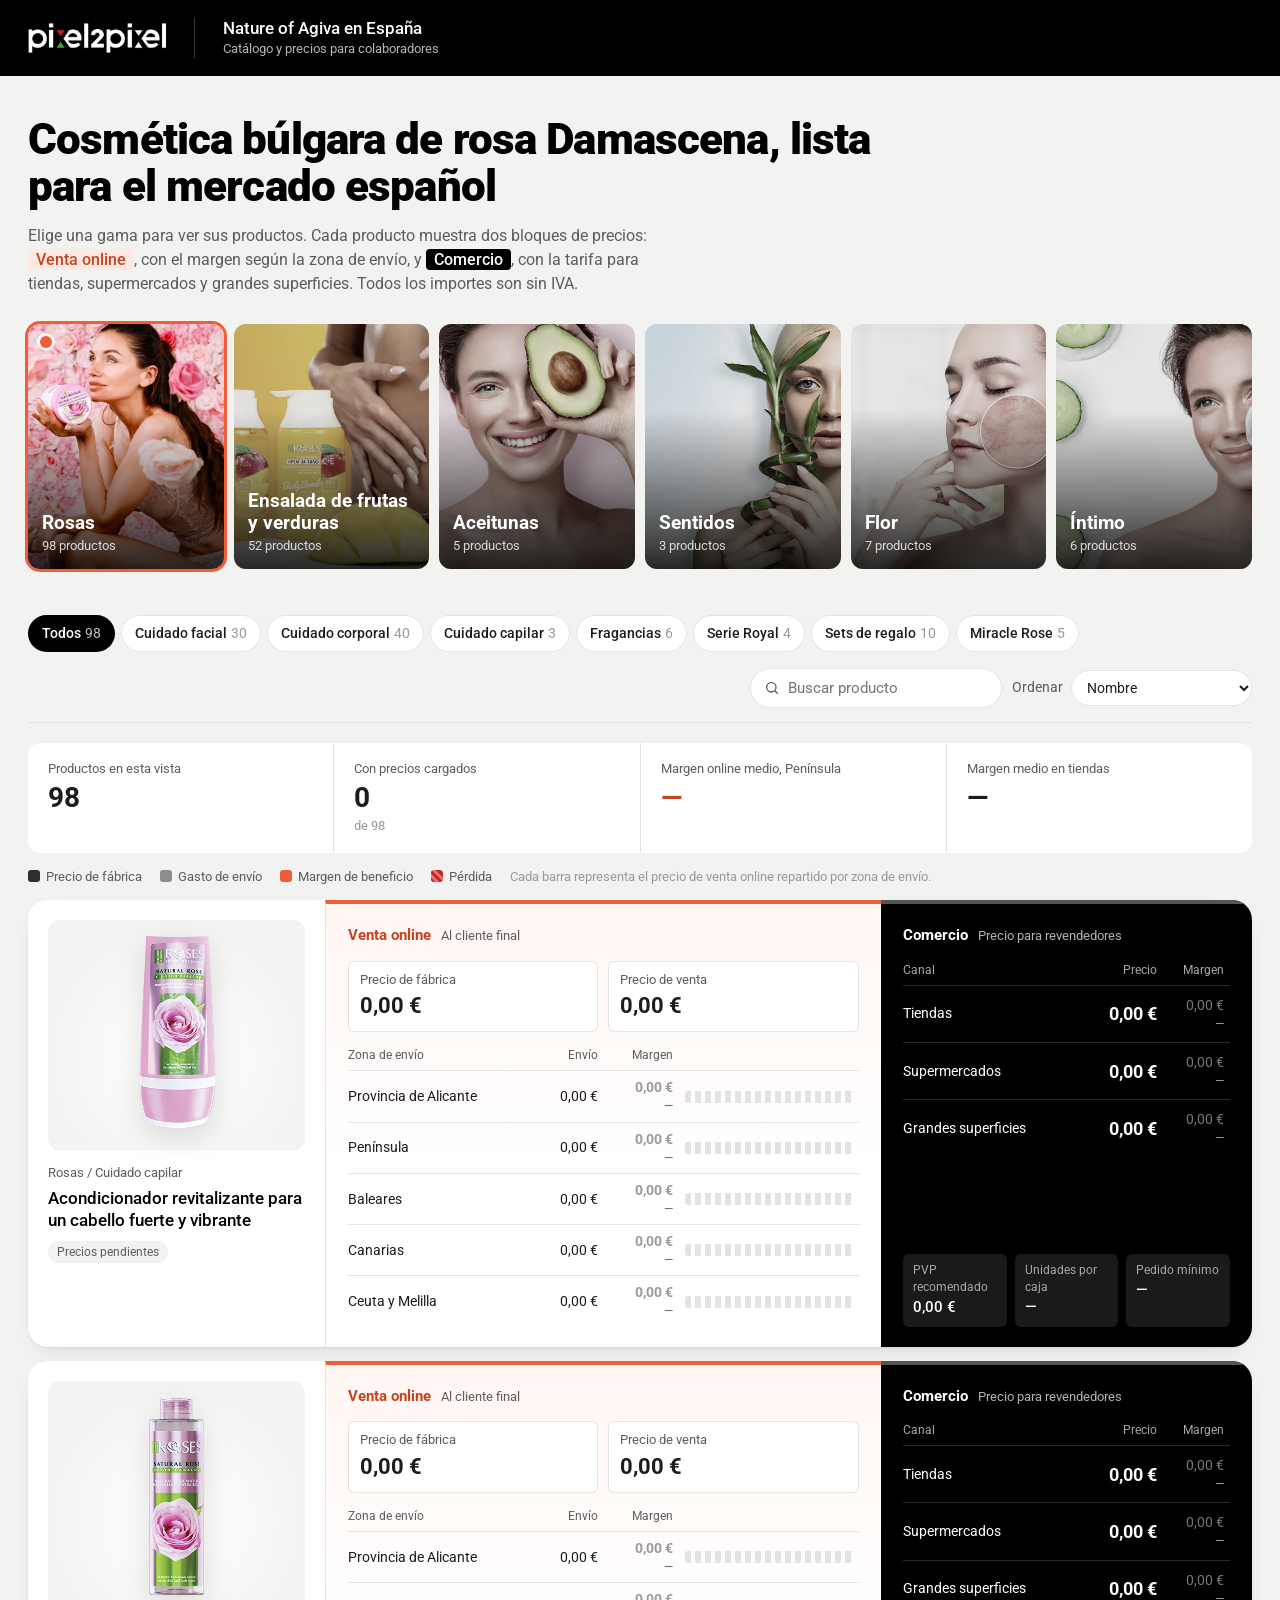
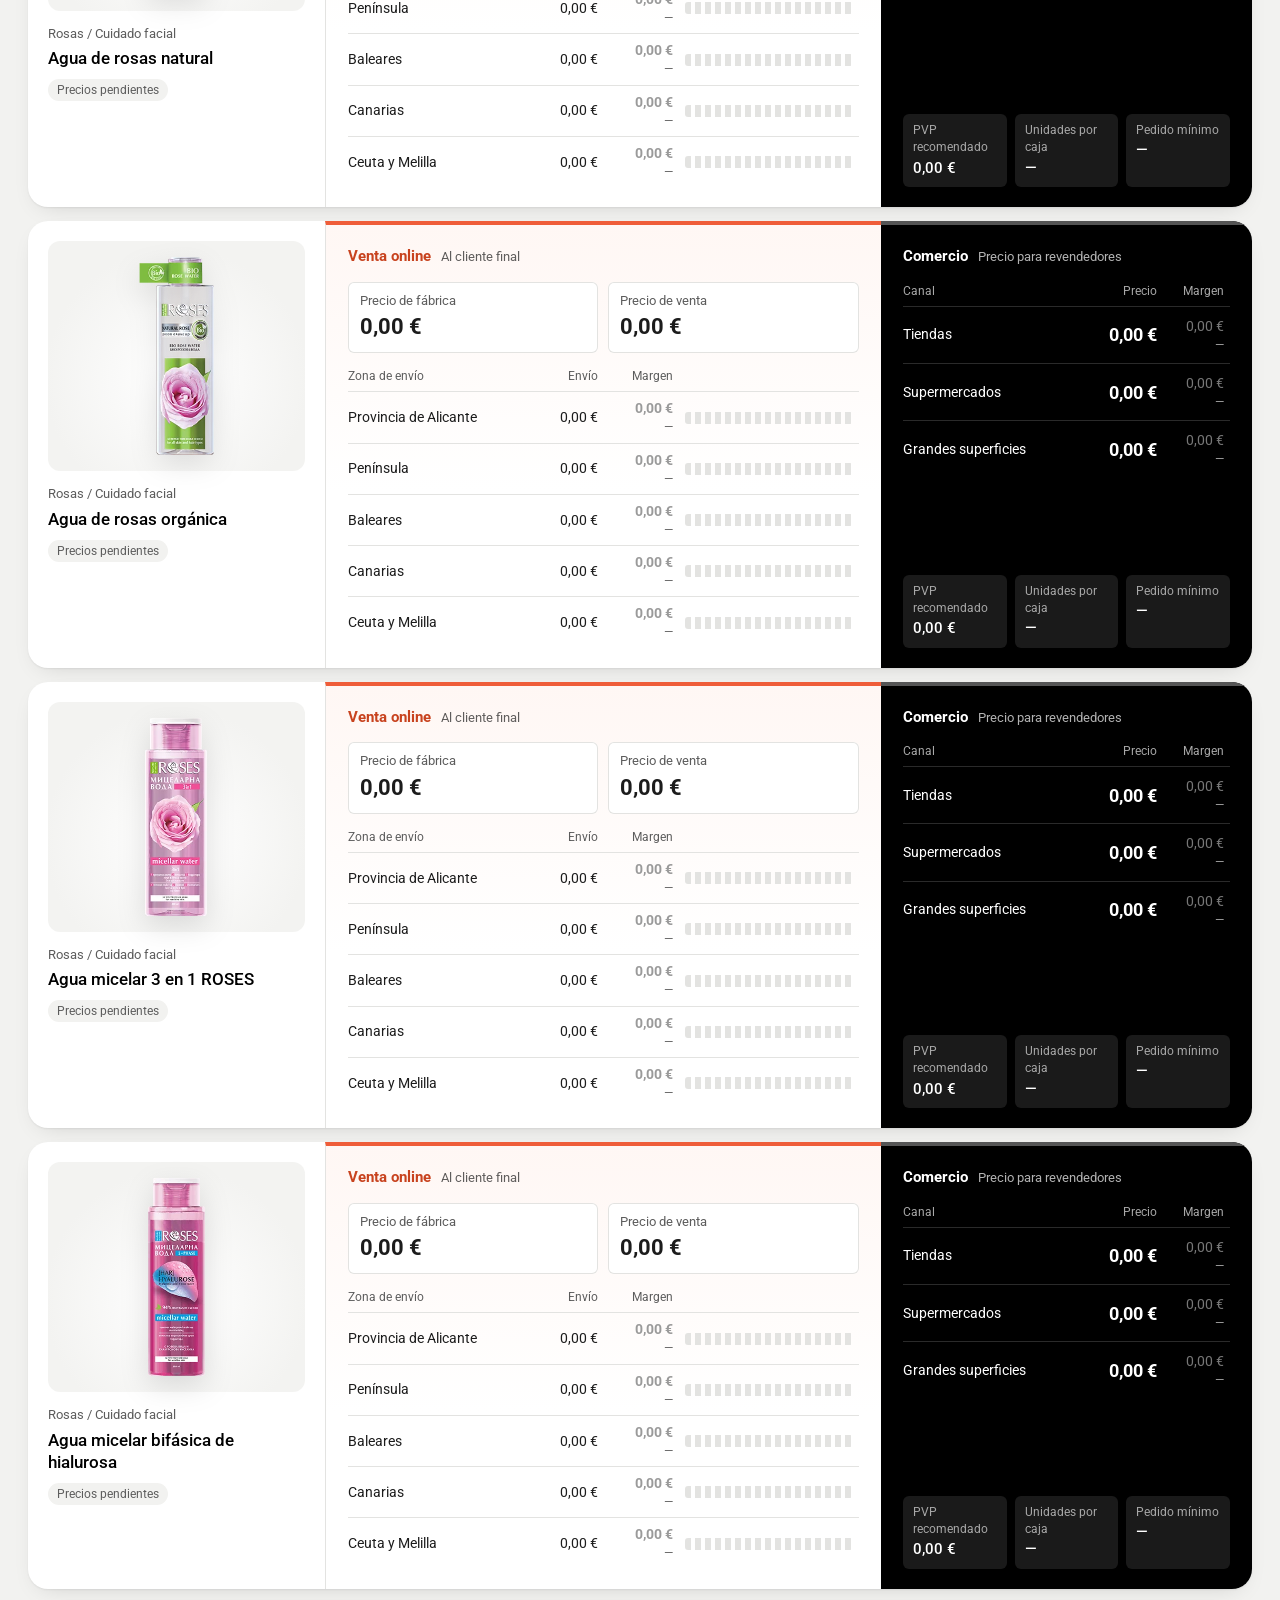
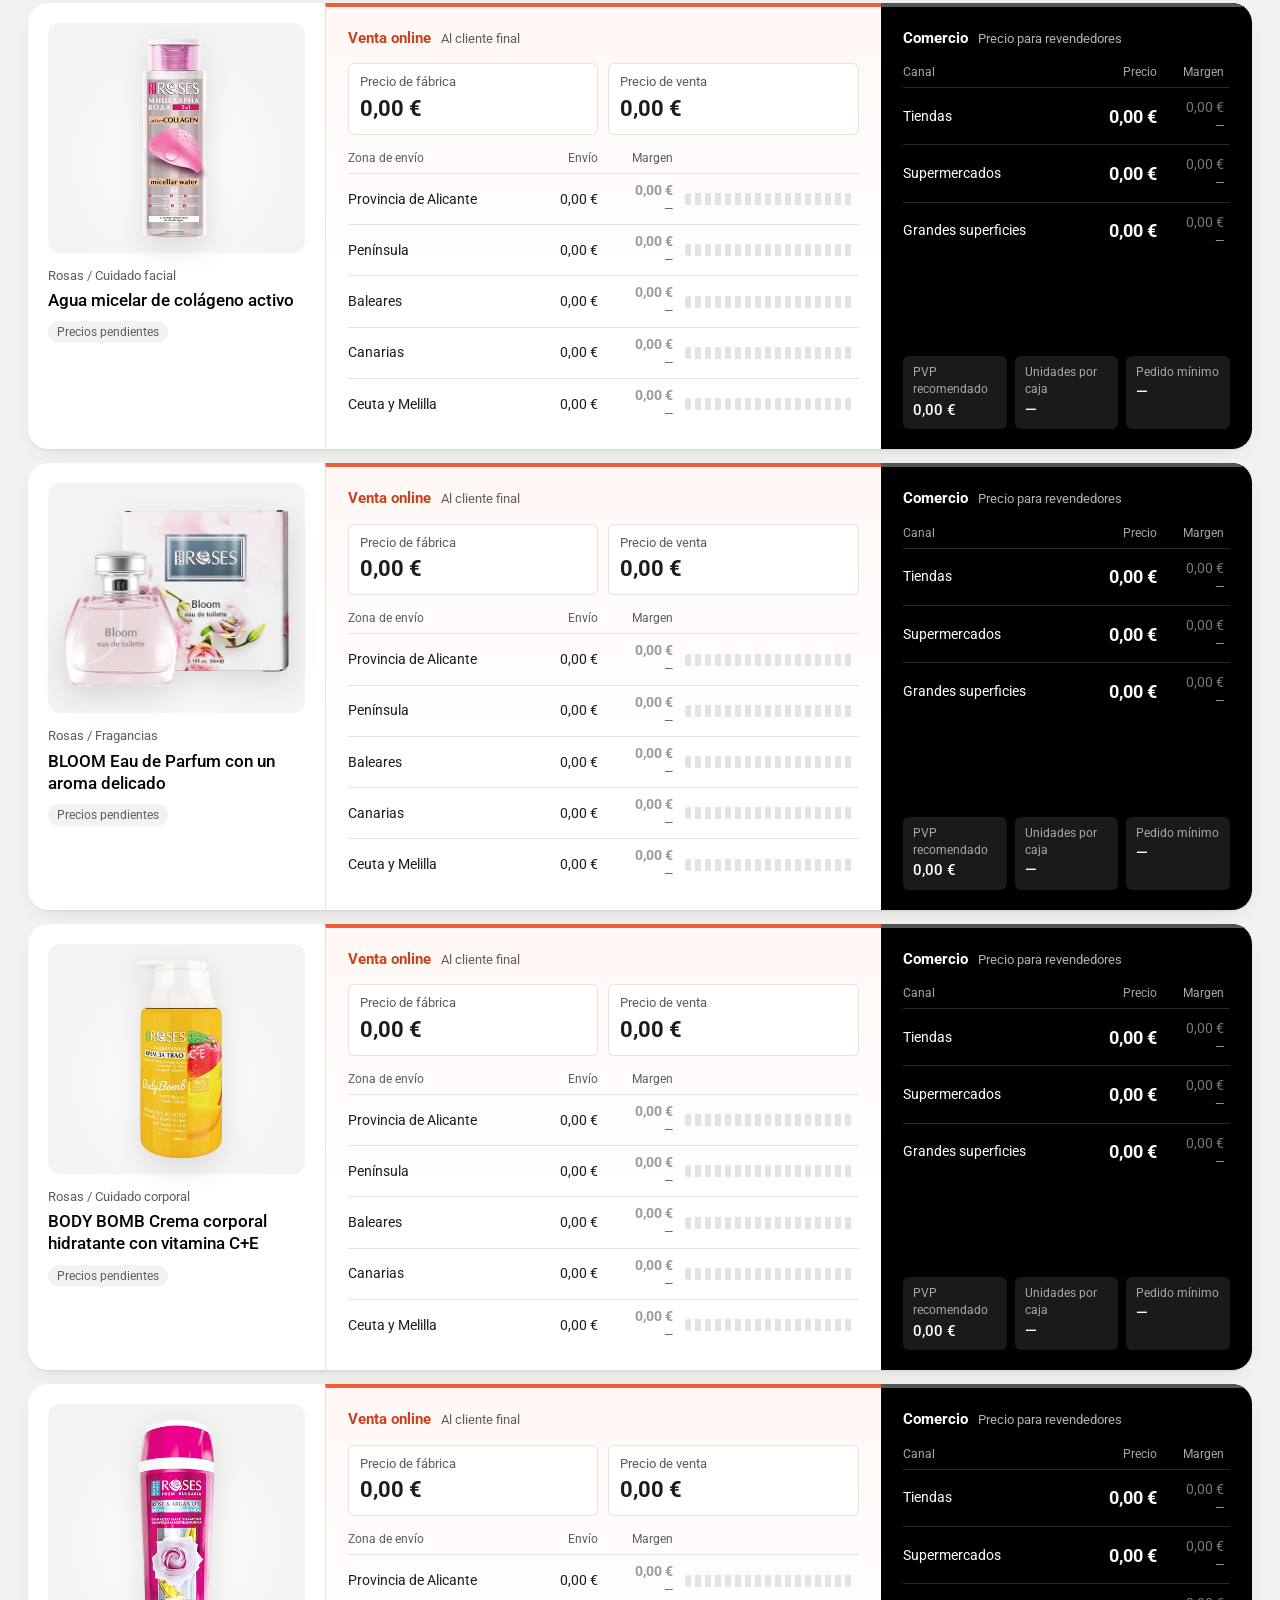
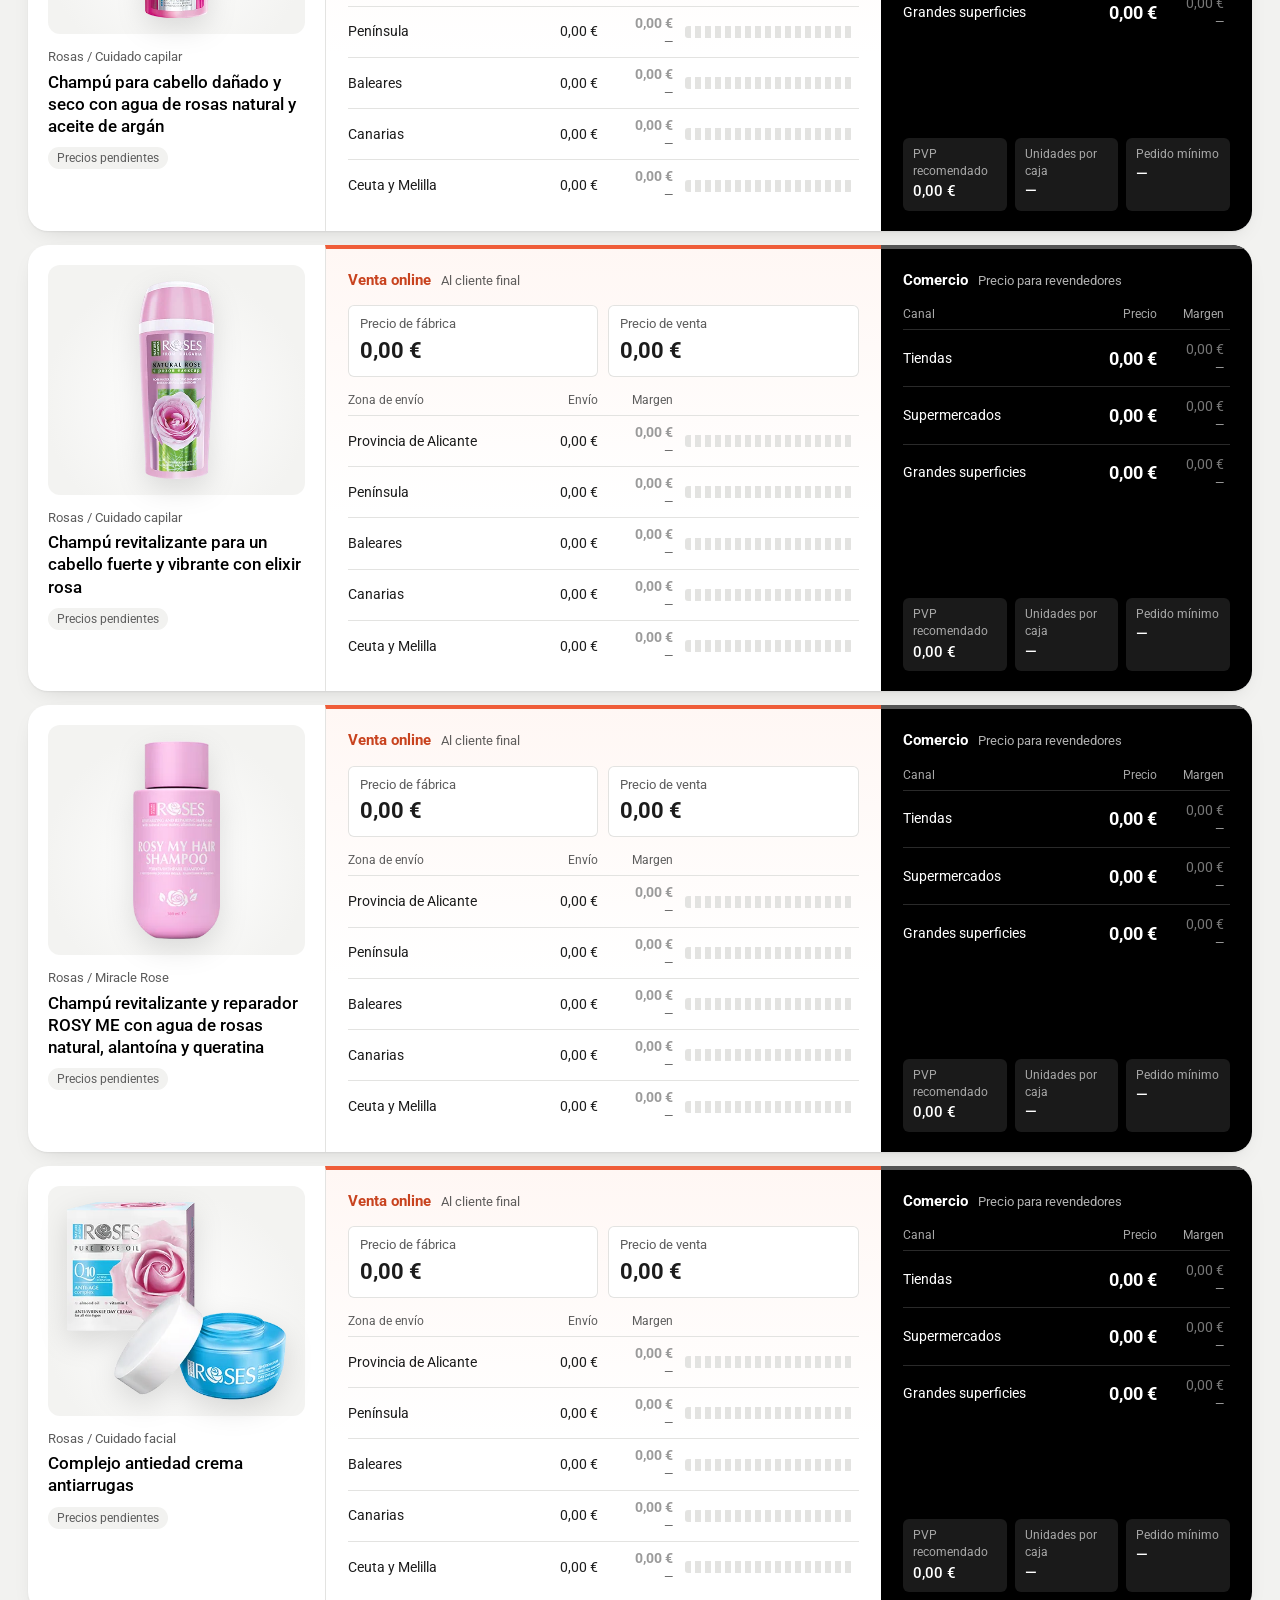
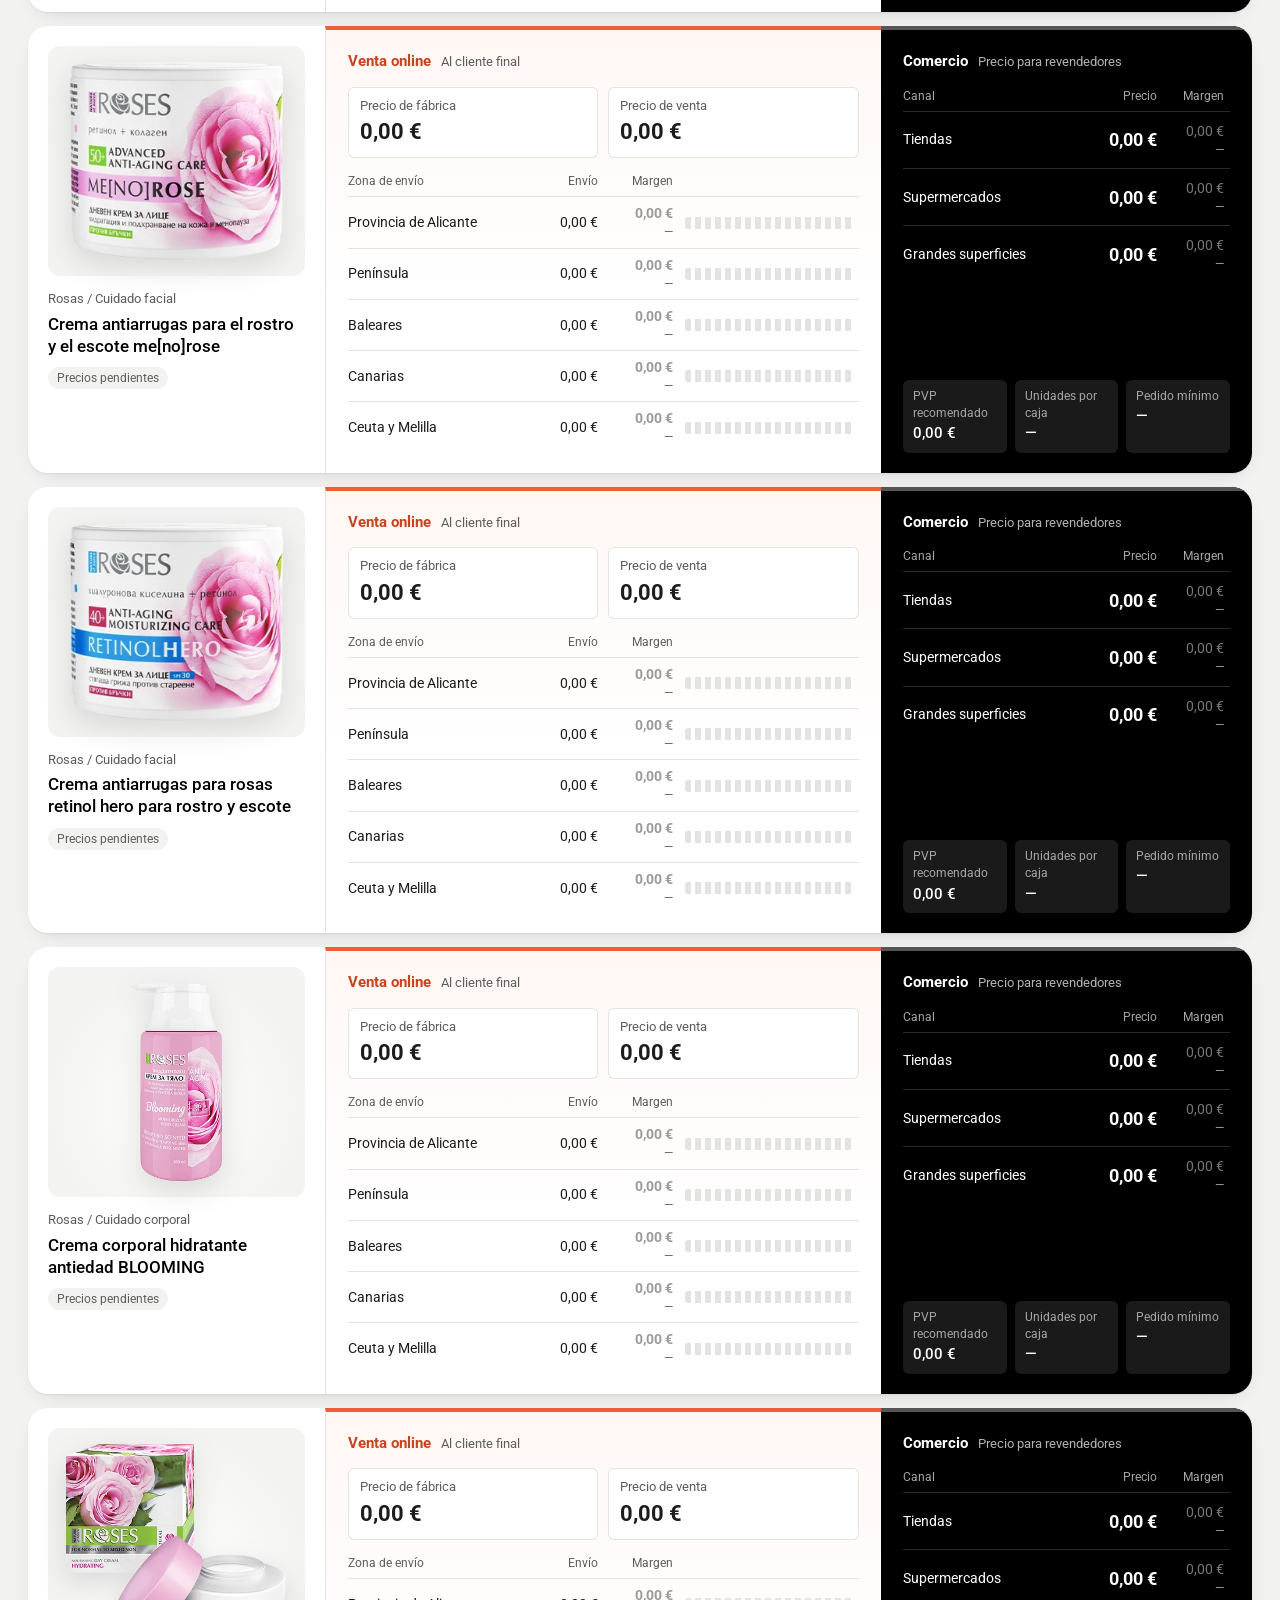
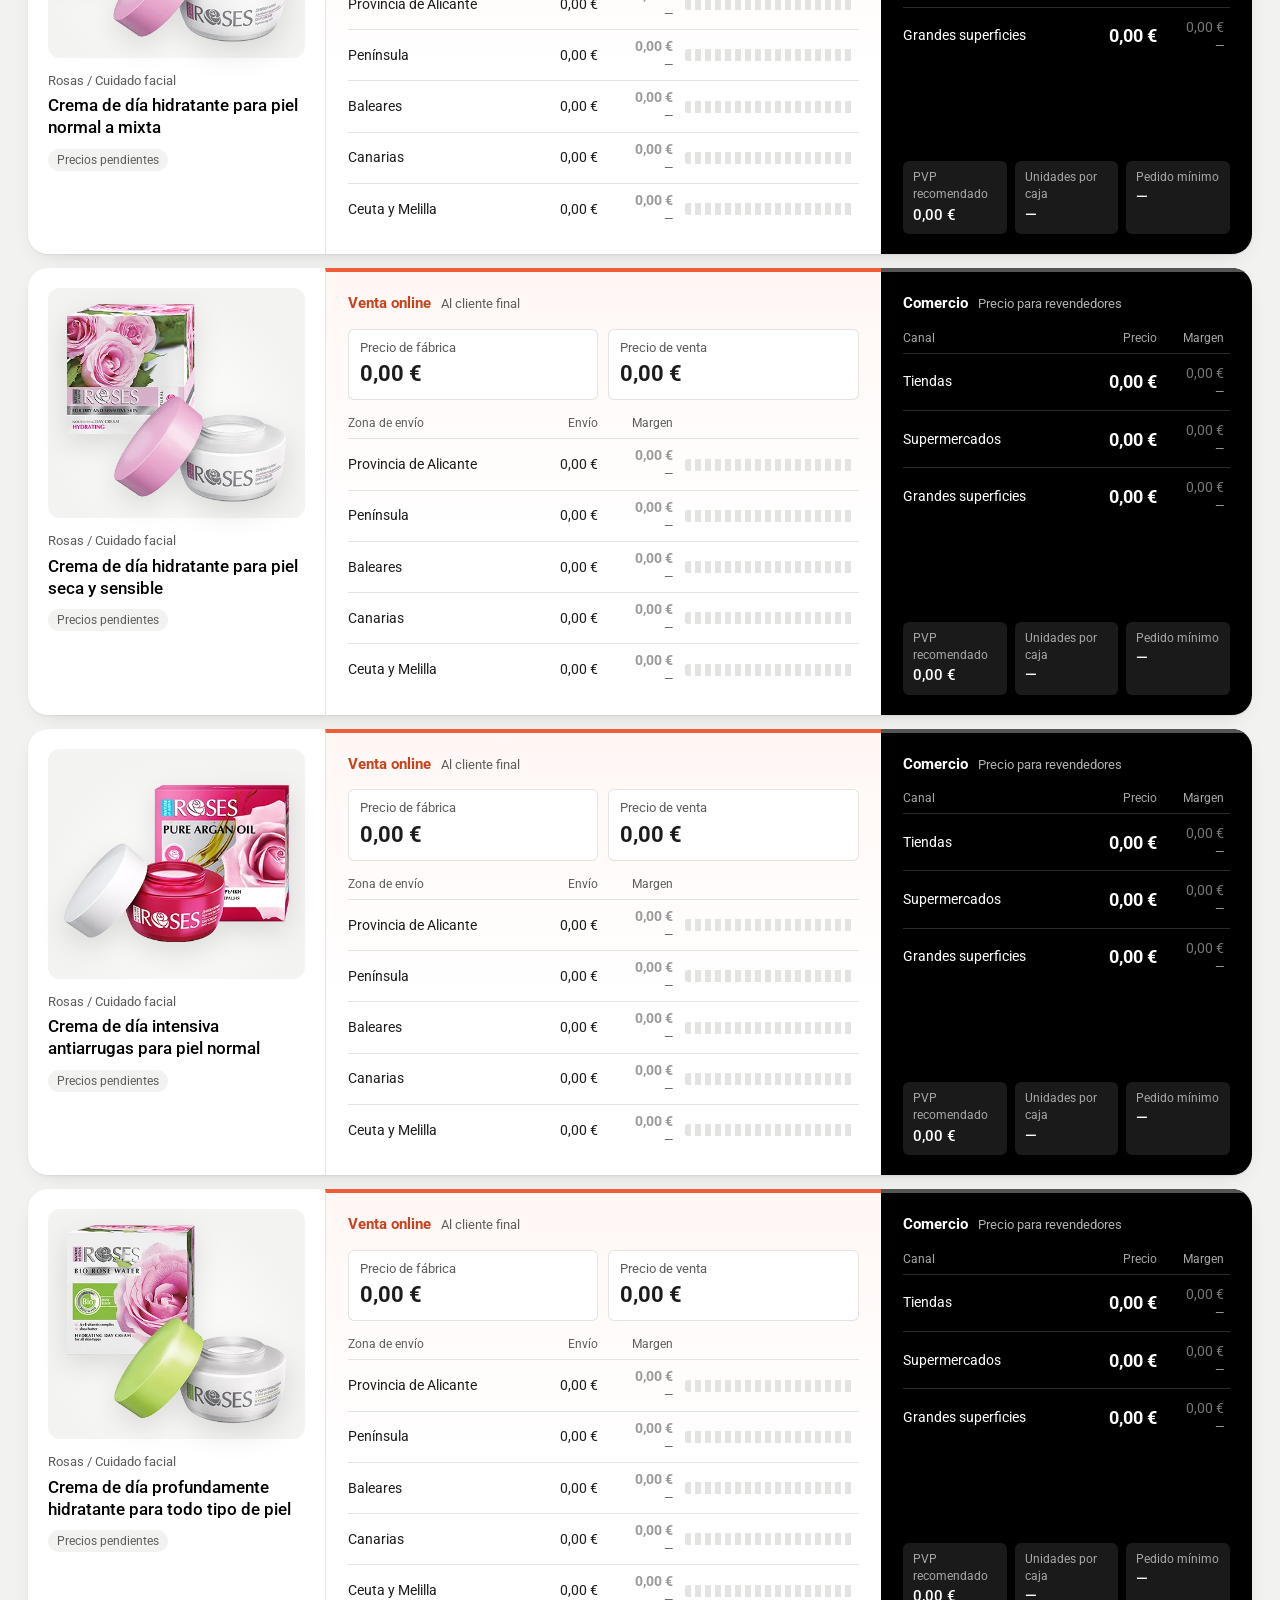
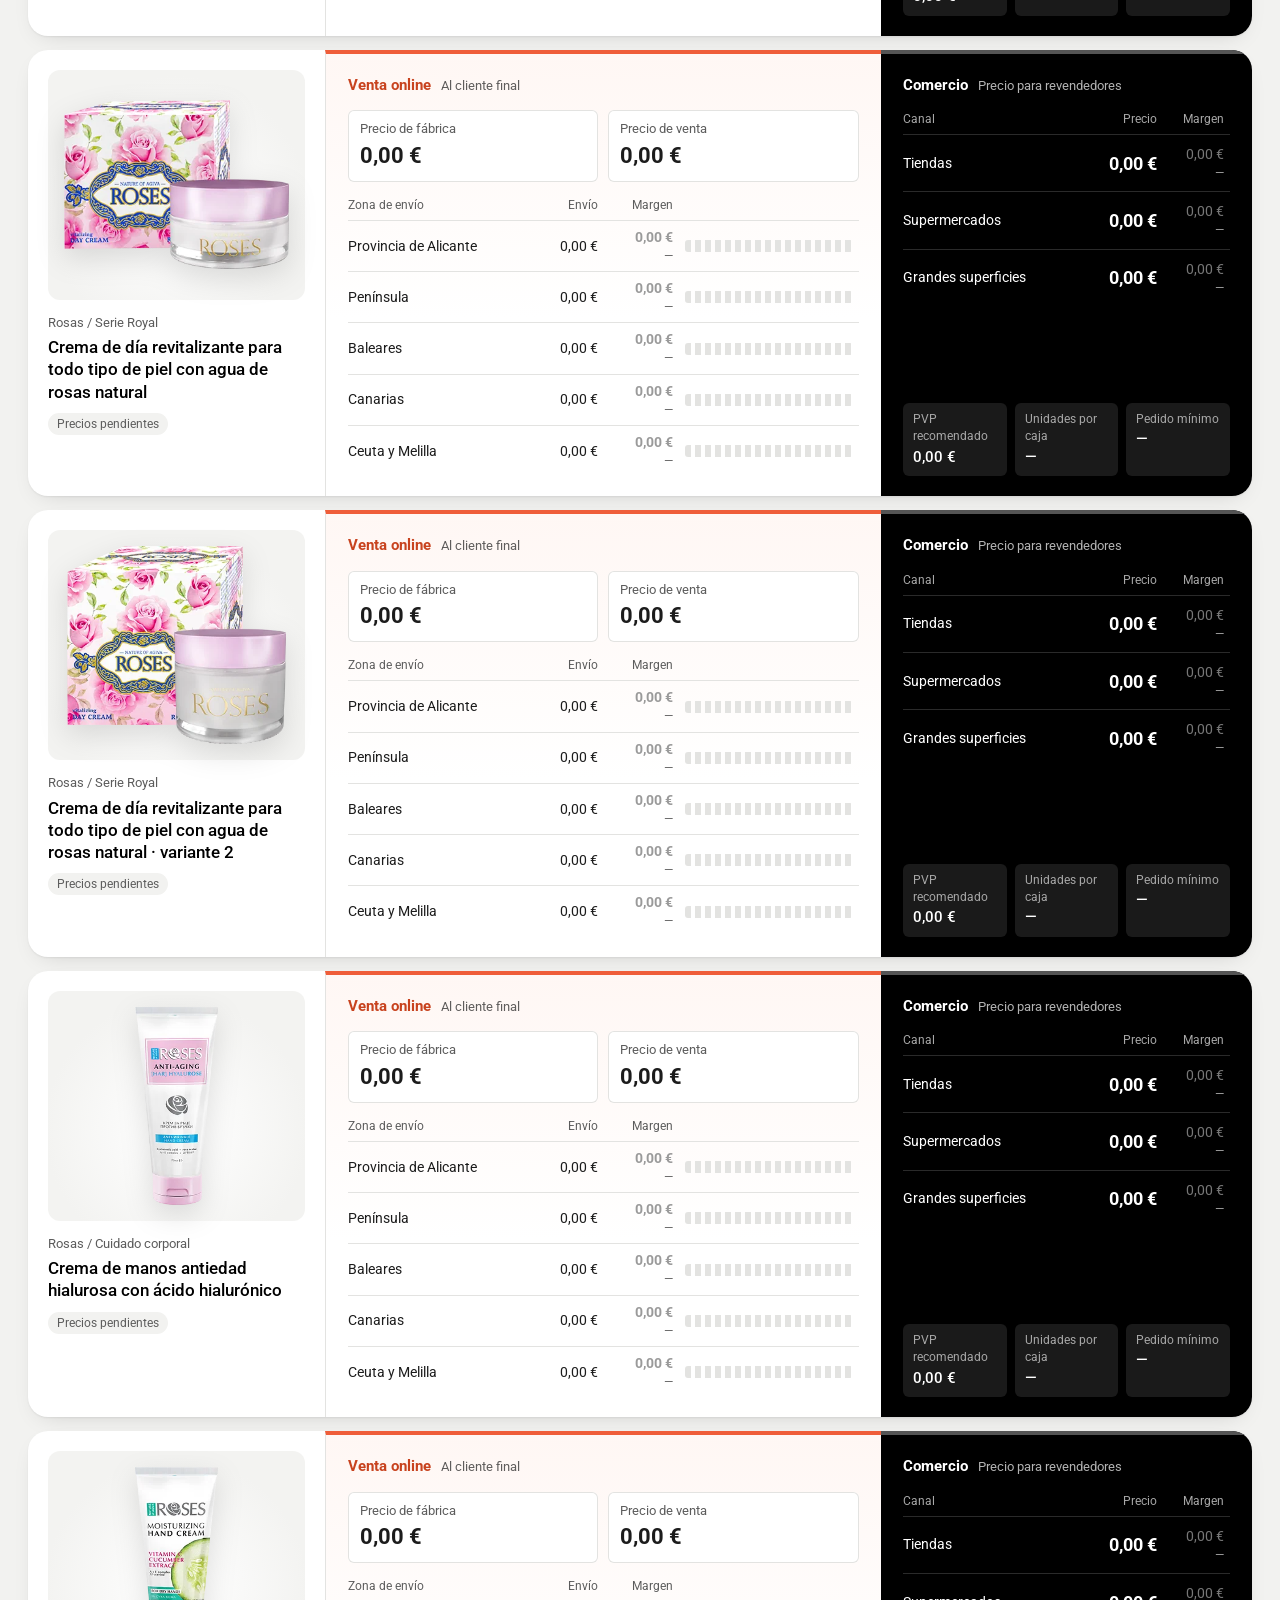
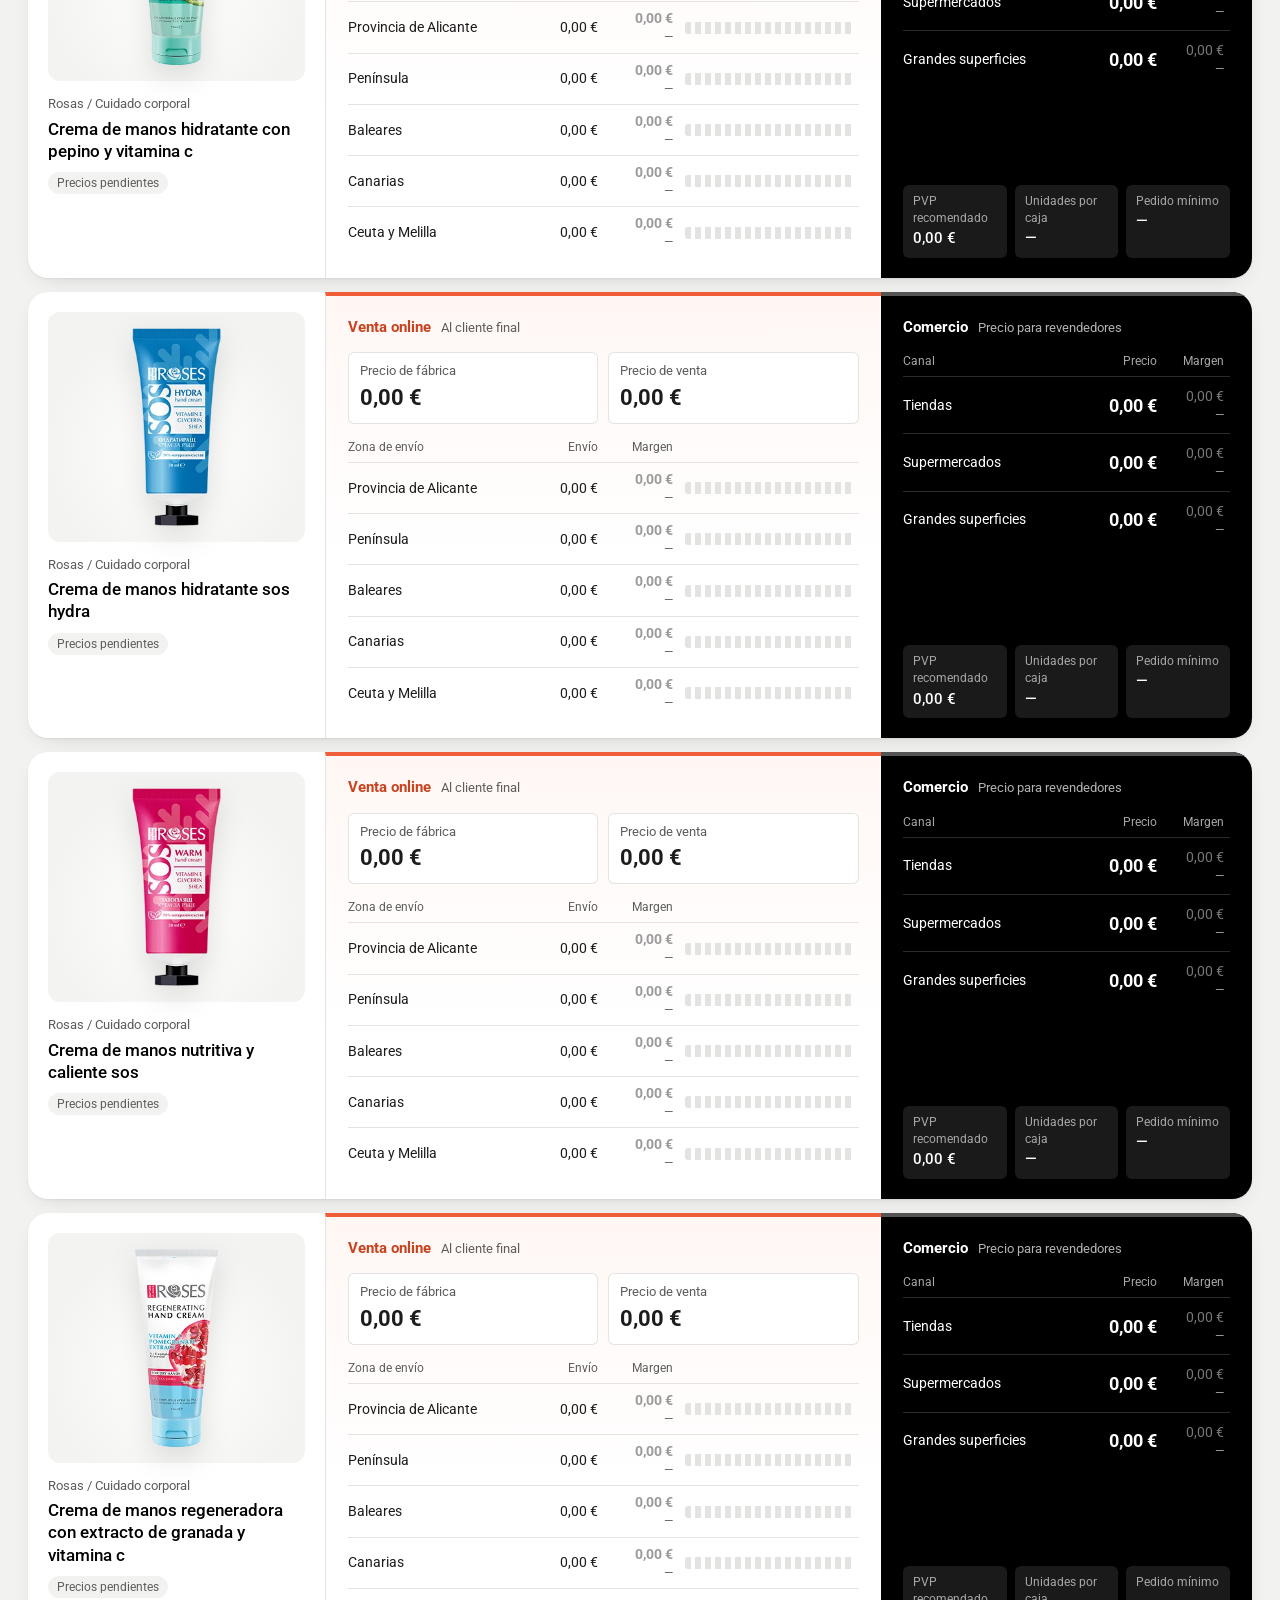
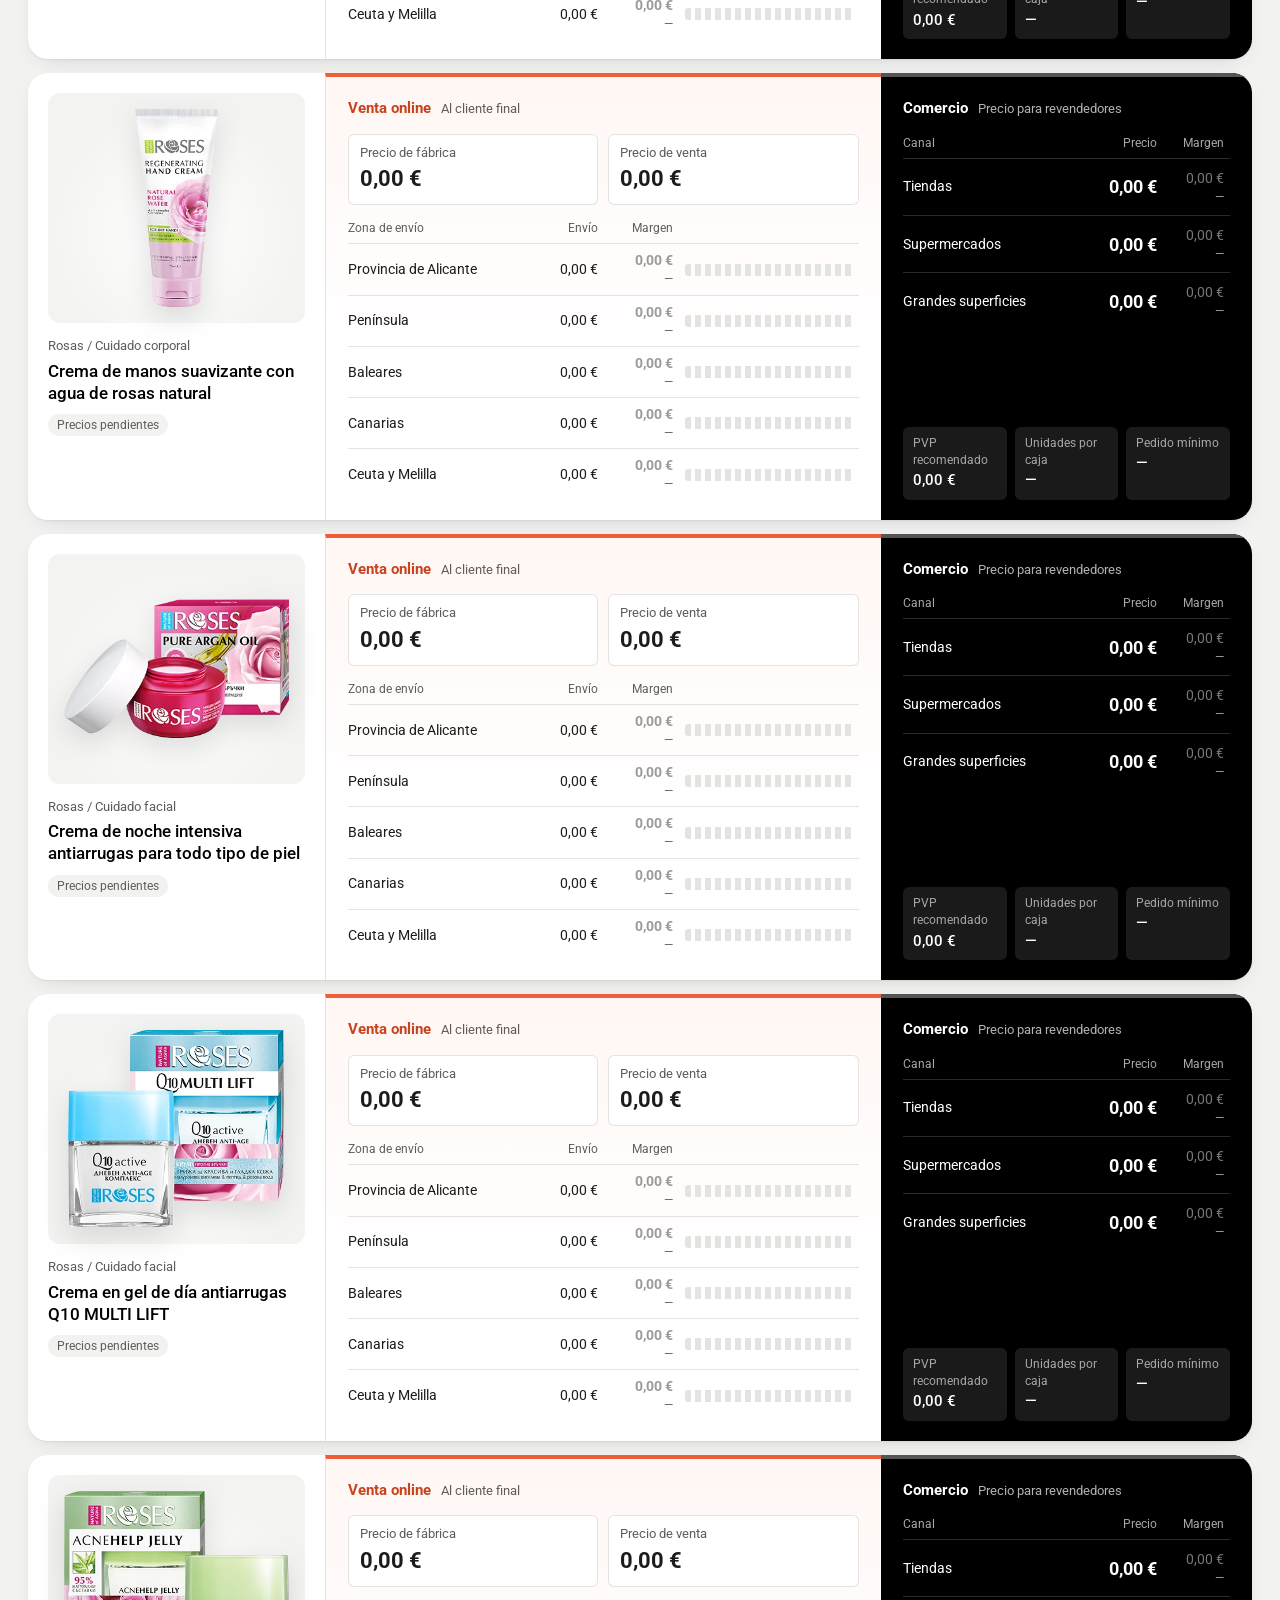
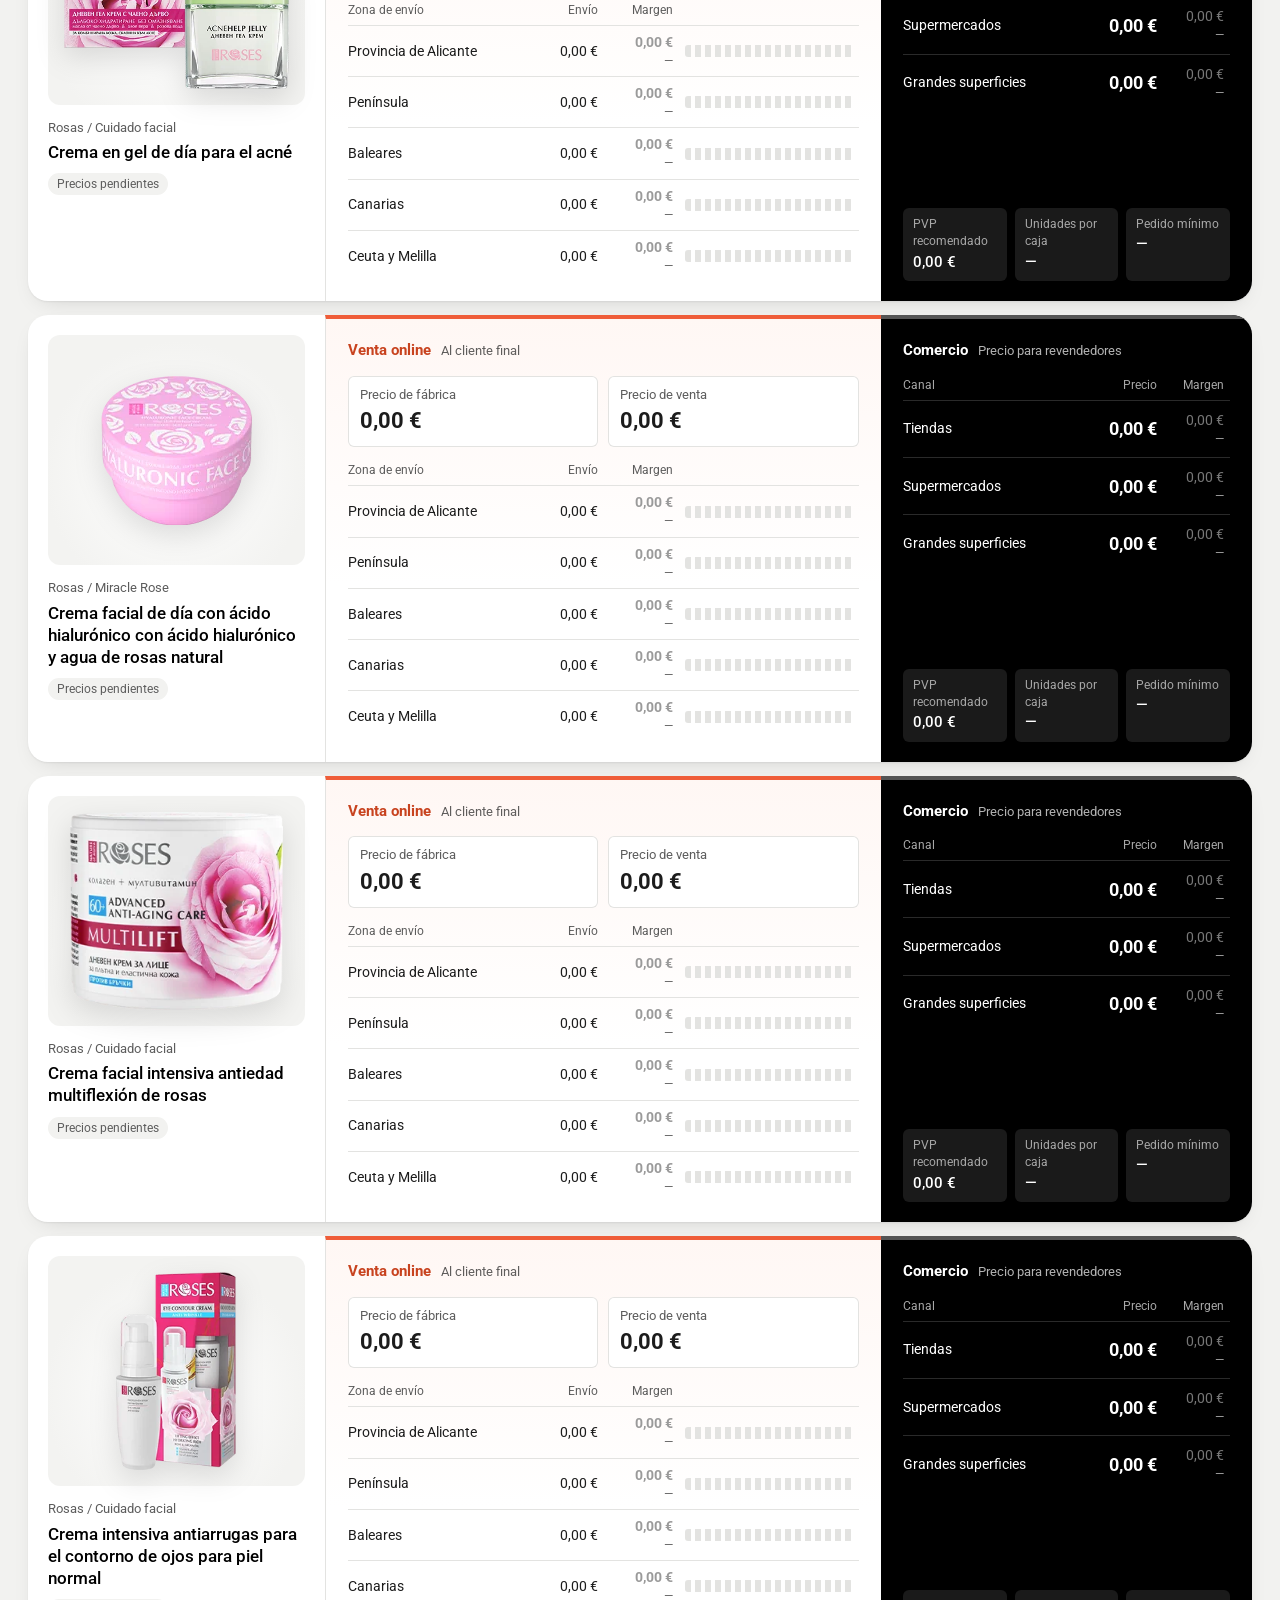
<file: index.html>
<!doctype html>
<html lang="es">
<head>
<meta charset="utf-8">
<meta name="viewport" content="width=device-width,initial-scale=1">
<title>Catálogo Nature of Agiva para España | Pixel2Pixel</title>
<meta name="description" content="Catálogo de productos Nature of Agiva con precios de venta online y precios para comercio en España.">
<meta name="robots" content="noindex,nofollow">
<link rel="icon" href="img/favicon.png">
<link rel="preconnect" href="https://fonts.googleapis.com">
<link rel="preconnect" href="https://fonts.gstatic.com" crossorigin>
<link href="https://fonts.googleapis.com/css2?family=Roboto:wght@300;400;500;700;900&display=swap" rel="stylesheet">
<link rel="stylesheet" href="css/base.css">
<link rel="stylesheet" href="css/catalogo.css">
</head>
<body>
<header class="cabecera">
  <div class="cabecera__in">
    <a class="cabecera__logo" href="https://pixel2pixel.eu/" target="_blank" rel="noopener"><img src="img/logo-blanco.png" alt="Pixel2Pixel" width="105" height="30"></a>
    <div class="cabecera__titulo">
      <strong>Nature of Agiva en España</strong>
      <span>Catálogo y precios para colaboradores</span>
    </div>
    <div class="cabecera__der" id="actualizado"></div>
  </div>
</header>

<main>
  <section class="intro">
    <div class="intro__texto">
      <h1>Cosmética búlgara de rosa Damascena, lista para el mercado español</h1>
      <p>Elige una gama para ver sus productos. Cada producto muestra dos bloques de precios: <b class="tag tag--online">Venta online</b>, con el margen según la zona de envío, y <b class="tag tag--comercio">Comercio</b>, con la tarifa para tiendas, supermercados y grandes superficies. Todos los importes son sin IVA.</p>
    </div>
    <nav class="gamas" id="gamas" aria-label="Gamas de producto"></nav>
  </section>

  <section class="panel" aria-label="Productos">
    <div class="panel__barra">
      <div class="subtabs" id="subtabs" role="tablist" aria-label="Subcategorías"></div>
      <div class="herramientas">
        <label class="buscar"><span class="sr-only">Buscar producto</span>
          <svg viewBox="0 0 24 24" aria-hidden="true"><circle cx="11" cy="11" r="7"/><path d="m20 20-3.5-3.5"/></svg>
          <input id="buscar" type="search" placeholder="Buscar producto">
        </label>
        <label class="ordenar"><span>Ordenar</span>
          <select id="ordenar">
            <option value="nombre">Nombre</option>
            <option value="margen">Mayor margen online</option>
            <option value="pvp">Mayor precio de venta</option>
          </select>
        </label>
      </div>
    </div>

    <div class="kpis" id="kpis"></div>

    <div class="leyenda" aria-hidden="true">
      <span><i class="sw sw--fab"></i>Precio de fábrica</span>
      <span><i class="sw sw--env"></i>Gasto de envío</span>
      <span><i class="sw sw--mar"></i>Margen de beneficio</span>
      <span><i class="sw sw--x"></i>Pérdida</span>
      <span class="leyenda__nota">Cada barra representa el precio de venta online repartido por zona de envío.</span>
    </div>

    <div class="lista" id="lista" aria-live="polite"></div>
  </section>
</main>

<footer class="pie">
  <div class="pie__in">
    <img src="img/logo-blanco.png" alt="Pixel2Pixel" width="84" height="24">
    <p>Pixel 2 Pixel Reklama OOD, importación y distribución de Nature of Agiva en España</p>
    <p><a href="mailto:info@pixel2pixel.eu">info@pixel2pixel.eu</a></p>
    <p><a href="https://wa.me/359898858587">WhatsApp +359 898 858 587</a></p>
  </div>
</footer>

<template id="tpl-producto">
  <article class="prod">
    <div class="prod__id">
      <div class="prod__foto"><img alt="" loading="lazy" decoding="async"></div>
      <div>
        <p class="prod__ruta"></p>
        <h3 class="prod__nombre"></h3>
        <span class="prod__estado"></span>
      </div>
    </div>
    <section class="bloque bloque--online">
      <header class="bloque__cab"><h4>Venta online</h4><span>Al cliente final</span></header>
      <div class="cifras">
        <div><span>Precio de fábrica</span><strong data-k="fabrica"></strong></div>
        <div><span>Precio de venta</span><strong data-k="pvp"></strong></div>
      </div>
      <table class="zonas">
        <thead><tr><th scope="col">Zona de envío</th><th scope="col">Envío</th><th scope="col">Margen</th><th scope="col"><span class="sr-only">Gráfica</span></th></tr></thead>
        <tbody></tbody>
      </table>
    </section>
    <section class="bloque bloque--comercio">
      <header class="bloque__cab"><h4>Comercio</h4><span>Precio para revendedores</span></header>
      <table class="tarifa">
        <thead><tr><th scope="col">Canal</th><th scope="col">Precio</th><th scope="col">Margen</th></tr></thead>
        <tbody></tbody>
      </table>
      <dl class="condic">
        <div><dt>PVP recomendado</dt><dd data-k="pvp_recomendado"></dd></div>
        <div><dt>Unidades por caja</dt><dd data-k="uds_caja"></dd></div>
        <div><dt>Pedido mínimo</dt><dd data-k="pedido_minimo"></dd></div>
      </dl>
    </section>
  </article>
</template>

<script src="js/comun.js"></script>
<script src="js/catalogo.js"></script>
</body>
</html>
</file>
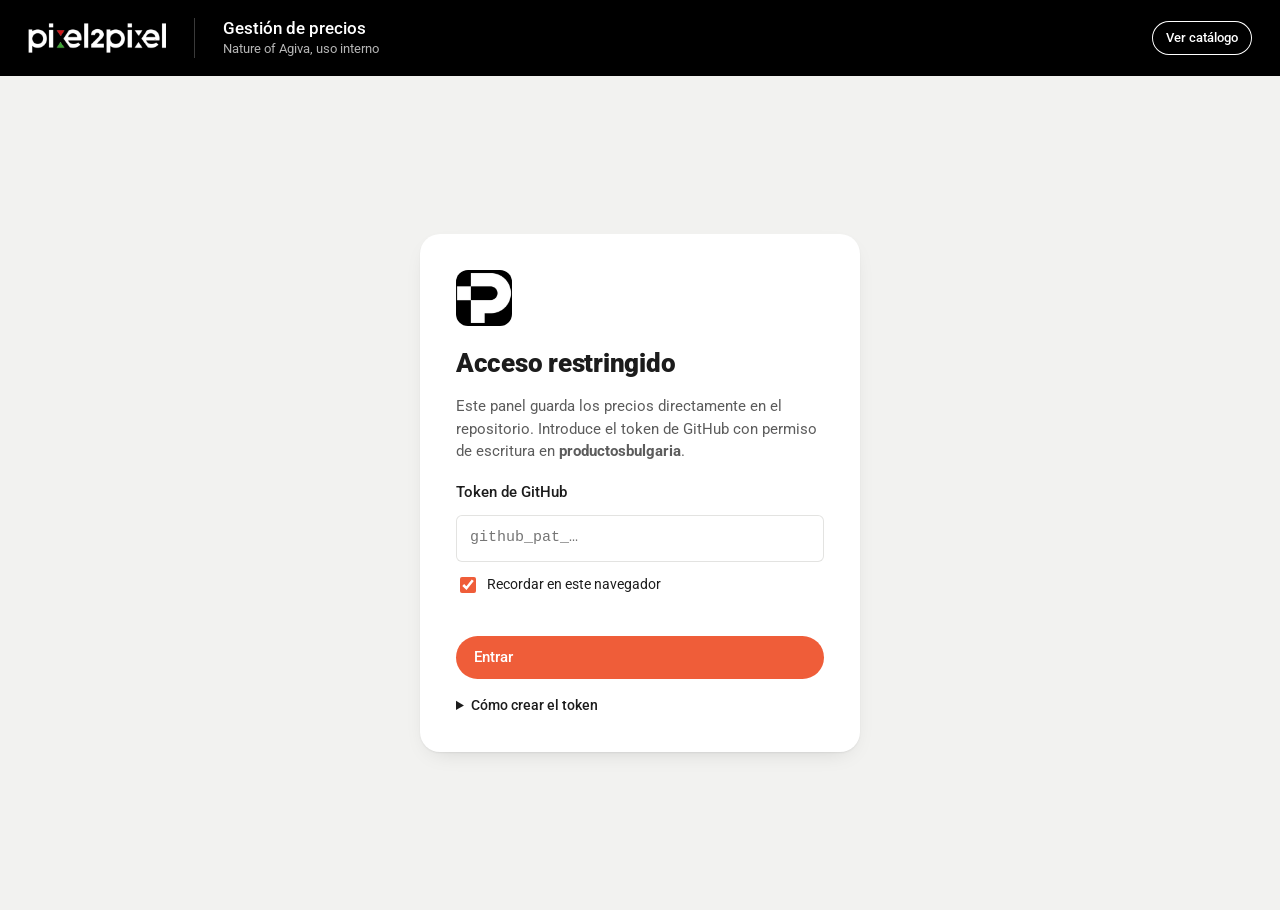
<file: gestion/index.html>
<!doctype html>
<html lang="es">
<head>
<meta charset="utf-8">
<meta name="viewport" content="width=device-width,initial-scale=1">
<title>Gestión de precios | Pixel2Pixel</title>
<meta name="robots" content="noindex,nofollow,noarchive">
<link rel="icon" href="../img/favicon.png">
<link rel="preconnect" href="https://fonts.googleapis.com">
<link rel="preconnect" href="https://fonts.gstatic.com" crossorigin>
<link href="https://fonts.googleapis.com/css2?family=Roboto:wght@400;500;700;900&display=swap" rel="stylesheet">
<link rel="stylesheet" href="../css/base.css">
<link rel="stylesheet" href="../css/gestion.css">
</head>
<body>
<header class="cabecera">
  <div class="cabecera__in">
    <img src="../img/logo-blanco.png" alt="Pixel2Pixel" width="105" height="30" style="height:30px;width:auto">
    <div class="cabecera__titulo">
      <strong>Gestión de precios</strong>
      <span>Nature of Agiva, uso interno</span>
    </div>
    <div class="cabecera__der">
      <span id="usuario"></span>
      <a class="boton boton--sec" href="../" target="_blank" rel="noopener">Ver catálogo</a>
      <button class="boton boton--sec" id="salir" type="button" hidden>Desconectar</button>
    </div>
  </div>
</header>

<!-- Acceso -->
<section class="acceso" id="acceso" hidden>
  <form class="acceso__caja" id="form-acceso">
    <img src="../img/icono-p.png" alt="" width="56" height="56">
    <h1>Acceso restringido</h1>
    <p>Este panel guarda los precios directamente en el repositorio. Introduce el token de GitHub con permiso de escritura en <b>productosbulgaria</b>.</p>
    <label for="token">Token de GitHub</label>
    <input id="token" type="password" autocomplete="off" required placeholder="github_pat_…">
    <label class="check"><input type="checkbox" id="recordar" checked> Recordar en este navegador</label>
    <p class="error" id="error-acceso" role="alert"></p>
    <button class="boton" type="submit">Entrar</button>
    <details>
      <summary>Cómo crear el token</summary>
      <ol>
        <li>Abre <a href="https://github.com/settings/personal-access-tokens/new" target="_blank" rel="noopener">GitHub, nuevo token fine-grained</a>.</li>
        <li>Resource owner: <b>pixel2pixel-official</b>. Repository access: solo <b>productosbulgaria</b>.</li>
        <li>Permisos de repositorio: <b>Contents: Read and write</b>.</li>
        <li>Genera el token, cópialo y pégalo aquí.</li>
      </ol>
    </details>
  </form>
</section>

<!-- Editor -->
<main class="editor" id="editor" hidden>
  <div class="barra">
    <div class="barra__fila">
      <label class="campo"><span>Gama</span>
        <select id="f-gama"><option value="">Todas las gamas</option></select>
      </label>
      <label class="campo"><span>Subcategoría</span>
        <select id="f-sub"><option value="">Todas</option></select>
      </label>
      <label class="campo campo--buscar"><span>Buscar</span>
        <input id="f-q" type="search" placeholder="Nombre del producto">
      </label>
      <label class="check"><input type="checkbox" id="f-pend"> Solo sin precio</label>
      <div class="barra__acciones">
        <span class="estado" id="estado" aria-live="polite"></span>
        <button class="boton boton--sec" id="descargar" type="button">Descargar copia</button>
        <button class="boton" id="guardar" type="button" disabled>Guardar y publicar</button>
      </div>
    </div>
    <details class="bloque-masivo">
      <summary>Rellenar en bloque</summary>
      <div class="bloque-masivo__in">
        <p>Aplica un mismo valor a todos los productos que se ven ahora en la tabla (<b id="n-visibles">0</b>).</p>
        <label class="campo"><span>Campo</span><select id="m-campo"></select></label>
        <label class="campo"><span>Valor</span><input id="m-valor" inputmode="decimal" placeholder="0,00"></label>
        <label class="check"><input type="checkbox" id="m-vacios" checked> Solo donde esté a cero</label>
        <button class="boton" id="m-aplicar" type="button">Aplicar</button>
      </div>
    </details>
  </div>

  <div class="tabla-wrap">
    <table class="tabla" id="tabla">
      <thead>
        <tr class="grupo">
          <th rowspan="2" class="col-prod">Producto</th>
          <th colspan="9" class="g-online">Venta online (sin IVA)</th>
          <th colspan="6" class="g-comercio">Comercio (sin IVA)</th>
        </tr>
        <tr class="cols">
          <th class="g-online">Fábrica</th><th class="g-online">Precio venta</th>
          <th class="g-online">Envío Alicante</th><th class="g-online">Envío Península</th><th class="g-online">Envío Baleares</th><th class="g-online">Envío Canarias</th><th class="g-online">Envío Ceuta y Melilla</th>
          <th class="g-online calc">Margen Península</th><th class="g-online calc">Margen Canarias</th>
          <th class="g-comercio">Tiendas</th><th class="g-comercio">Super&shy;mercados</th><th class="g-comercio">Grandes superficies</th><th class="g-comercio">PVP recom.</th><th class="g-comercio">Uds. caja</th><th class="g-comercio">Pedido mín.</th>
        </tr>
      </thead>
      <tbody id="cuerpo"></tbody>
    </table>
  </div>
</main>

<div class="aviso" id="aviso" role="status" hidden></div>

<script src="../js/comun.js"></script>
<script src="../js/gestion.js"></script>
</body>
</html>
</file>
<file: css/base.css>
/* Pixel2Pixel — base común para catálogo y gestión */
:root{
  --negro:#000000;
  --grafito:#2f2f2f;
  --naranja:#ef5d39;
  --naranja-claro:#fde9e3;
  --naranja-osc:#c8431f;
  --gris-900:#1c1c1c;
  --gris-600:#5c5c5c;
  --gris-400:#9a9a9a;
  --gris-200:#e3e3e1;
  --gris-100:#f2f2f0;
  --blanco:#ffffff;
  --verde:#1f8a5b;
  --verde-claro:#e3f3eb;
  --rojo:#c62828;
  --rojo-claro:#fbe6e6;
  --envio:#8c8c8c;
  --radio-s:6px;
  --radio-m:12px;
  --radio-l:20px;
  --sombra:0 1px 2px rgba(0,0,0,.06),0 8px 24px -12px rgba(0,0,0,.18);
  --fuente:"Roboto",system-ui,-apple-system,"Segoe UI",sans-serif;
}
*{box-sizing:border-box}
html{-webkit-text-size-adjust:100%}
body{margin:0;font-family:var(--fuente);font-size:15px;line-height:1.5;color:var(--gris-900);background:var(--gris-100);font-feature-settings:"tnum" 1}
img{max-width:100%;display:block}
button,input,select{font:inherit;color:inherit}
a{color:inherit}
:focus-visible{outline:3px solid var(--naranja);outline-offset:2px}
[hidden]{display:none!important}
.sr-only{position:absolute;width:1px;height:1px;overflow:hidden;clip:rect(0 0 0 0);white-space:nowrap}

/* Cabecera */
.cabecera{background:var(--negro);color:var(--blanco)}
.cabecera__in{max-width:1440px;margin:0 auto;padding:18px 28px;display:flex;align-items:center;gap:28px;flex-wrap:wrap}
.cabecera__logo img{height:30px;width:auto}
.cabecera__titulo{border-left:1px solid #3a3a3a;padding-left:28px;line-height:1.25}
.cabecera__titulo strong{display:block;font-size:17px;font-weight:500}
.cabecera__titulo span{font-size:13px;color:#b5b5b5}
.cabecera__der{margin-left:auto;display:flex;gap:10px;align-items:center;font-size:13px;color:#b5b5b5}

.boton{display:inline-flex;align-items:center;gap:8px;border:0;border-radius:999px;padding:10px 18px;font-weight:500;cursor:pointer;background:var(--naranja);color:#fff;text-decoration:none;white-space:nowrap}
.boton:hover{background:var(--naranja-osc)}
.boton--sec{background:transparent;color:inherit;box-shadow:inset 0 0 0 1px currentColor}
.boton--sec:hover{background:rgba(127,127,127,.12)}
.boton[disabled]{opacity:.45;cursor:not-allowed}

.eur{white-space:nowrap}
.pos{color:var(--verde)}
.neg{color:var(--rojo)}
.cero{color:var(--gris-400)}

@media (prefers-reduced-motion:reduce){*{transition:none!important;animation:none!important}}
</file>
<file: css/catalogo.css>
/* Catálogo para colaboradores */
.intro{max-width:1440px;margin:0 auto;padding:40px 28px 8px;display:grid;gap:28px}
.intro__texto{max-width:860px}
.intro h1{font-size:clamp(28px,3.4vw,44px);line-height:1.08;font-weight:900;letter-spacing:-.02em;margin:0 0 14px;color:var(--negro)}
.intro p{margin:0;color:var(--gris-600);font-size:16px;max-width:72ch}
.tag{font-weight:500;padding:1px 8px;border-radius:4px;white-space:nowrap}
.tag--online{background:var(--naranja-claro);color:var(--naranja-osc)}
.tag--comercio{background:var(--negro);color:#fff}

/* Gamas: el elemento protagonista */
.gamas{display:grid;grid-template-columns:repeat(6,1fr);gap:10px}
.gama{position:relative;border:0;padding:0;border-radius:var(--radio-m);overflow:hidden;aspect-ratio:4/5;cursor:pointer;background:#ddd;text-align:left;isolation:isolate}
.gama img{position:absolute;inset:0;width:100%;height:100%;object-fit:cover;transition:transform .5s ease,filter .3s}
.gama::after{content:"";position:absolute;inset:0;background:linear-gradient(180deg,rgba(0,0,0,0) 35%,rgba(0,0,0,.82));z-index:1}
.gama__txt{position:absolute;left:14px;right:14px;bottom:12px;z-index:2;color:#fff}
.gama__txt strong{display:block;font-size:19px;line-height:1.15;font-weight:700}
.gama__txt span{font-size:13px;opacity:.8}
.gama:hover img{transform:scale(1.04)}
.gama[aria-pressed="false"] img{filter:grayscale(.55) brightness(.9)}
.gama[aria-pressed="true"]{box-shadow:0 0 0 3px var(--naranja)}
.gama[aria-pressed="true"]::before{content:"";position:absolute;top:12px;left:12px;width:12px;height:12px;border-radius:50%;background:var(--naranja);z-index:2;box-shadow:0 0 0 3px rgba(255,255,255,.85)}

/* Panel */
.panel{max-width:1440px;margin:0 auto;padding:24px 28px 64px}
.panel__barra{position:sticky;top:0;z-index:5;background:var(--gris-100);padding:14px 0;display:flex;gap:16px;align-items:center;flex-wrap:wrap;border-bottom:1px solid var(--gris-200)}
.subtabs{display:flex;gap:6px;flex-wrap:wrap}
.subtab{border:0;background:var(--blanco);border-radius:999px;padding:8px 14px;cursor:pointer;font-weight:500;font-size:14px;box-shadow:inset 0 0 0 1px var(--gris-200)}
.subtab b{font-weight:400;color:var(--gris-400);margin-left:4px}
.subtab:hover{box-shadow:inset 0 0 0 1px var(--gris-900)}
.subtab[aria-selected="true"]{background:var(--negro);color:#fff;box-shadow:none}
.subtab[aria-selected="true"] b{color:#bdbdbd}
.herramientas{margin-left:auto;display:flex;gap:10px;align-items:center;flex-wrap:wrap}
.buscar{display:flex;align-items:center;gap:8px;background:#fff;border-radius:999px;padding:0 14px;box-shadow:inset 0 0 0 1px var(--gris-200)}
.buscar svg{width:16px;height:16px;fill:none;stroke:var(--gris-600);stroke-width:2;stroke-linecap:round}
.buscar input{border:0;outline:0;padding:9px 0;width:200px;background:transparent}
.buscar:focus-within{box-shadow:inset 0 0 0 2px var(--naranja)}
.ordenar{display:flex;align-items:center;gap:8px;font-size:14px;color:var(--gris-600)}
.ordenar select{border:0;border-radius:999px;padding:9px 12px;background:#fff;box-shadow:inset 0 0 0 1px var(--gris-200);color:var(--gris-900)}

.kpis{display:grid;grid-template-columns:repeat(4,1fr);gap:1px;background:var(--gris-200);border-radius:var(--radio-m);overflow:hidden;margin:20px 0 14px}
.kpi{background:#fff;padding:16px 20px}
.kpi span{display:block;font-size:13px;color:var(--gris-600)}
.kpi strong{display:block;font-size:28px;font-weight:700;letter-spacing:-.01em;line-height:1.2;margin-top:2px}
.kpi small{font-size:13px;color:var(--gris-400)}
.kpi--online strong{color:var(--naranja-osc)}

.leyenda{display:flex;gap:18px;flex-wrap:wrap;font-size:13px;color:var(--gris-600);margin:0 0 14px;align-items:center}
.leyenda span{display:inline-flex;align-items:center;gap:6px}
.sw{width:12px;height:12px;border-radius:3px;display:inline-block}
.sw--fab{background:var(--grafito)}.sw--env{background:var(--envio)}.sw--mar{background:var(--naranja)}
.leyenda__nota{color:var(--gris-400)}
.sw--x{background:repeating-linear-gradient(45deg,var(--rojo) 0 3px,#e57373 3px 6px)}

/* Producto */
.lista{display:grid;gap:14px}
.prod{display:grid;grid-template-columns:minmax(220px,.8fr) minmax(400px,1.5fr) minmax(320px,1fr);background:#fff;border-radius:var(--radio-l);overflow:hidden;box-shadow:var(--sombra)}
.prod__id{padding:20px;display:grid;grid-template-rows:auto 1fr;gap:14px}
.prod__foto{background:radial-gradient(circle at 50% 60%,#fff 0,#f3f3f1 70%);border-radius:var(--radio-m);height:230px;display:grid;place-items:center;padding:16px}
.prod__foto img{max-height:198px;width:auto;object-fit:contain;filter:drop-shadow(0 10px 14px rgba(0,0,0,.12))}
.prod__ruta{margin:0 0 4px;font-size:12.5px;color:var(--gris-600)}
.prod__nombre{margin:0;font-size:17px;line-height:1.3;font-weight:500;color:var(--negro)}
.prod__estado{display:inline-block;margin-top:10px;font-size:12px;padding:2px 9px;border-radius:999px;background:var(--gris-100);color:var(--gris-600)}
.prod__estado--ok{background:var(--verde-claro);color:var(--verde)}

.bloque{padding:20px 22px;display:flex;flex-direction:column;gap:14px}
.bloque__cab{display:flex;align-items:baseline;gap:10px}
.bloque__cab h4{margin:0;font-size:15px;font-weight:700}
.bloque__cab span{font-size:13px;opacity:.7}
.bloque--online{background:linear-gradient(180deg,#fff7f4,#fff 60%);border-left:1px solid var(--gris-200);border-top:4px solid var(--naranja)}
.bloque--online h4{color:var(--naranja-osc)}
.bloque--comercio{background:var(--negro);color:#fff;border-top:4px solid #555}

.cifras{display:grid;grid-template-columns:1fr 1fr;gap:10px}
.cifras div{background:#fff;border-radius:var(--radio-s);padding:10px 12px;box-shadow:inset 0 0 0 1px var(--gris-200)}
.cifras span{display:block;font-size:12.5px;color:var(--gris-600)}
.cifras strong{font-size:22px;font-weight:700}

table{border-collapse:collapse;width:100%}
.zonas th,.tarifa th{text-align:left;font-weight:400;font-size:12px;color:var(--gris-600);padding:0 6px 6px 0}
.zonas tbody th{border-top:1px solid var(--gris-200);padding:6px 6px 6px 0;text-align:left}
.zonas td{padding:6px 6px 6px 0;font-size:14px;border-top:1px solid var(--gris-200);vertical-align:middle}
.zonas td:nth-child(2),.zonas td:nth-child(3),.zonas th:nth-child(2),.zonas th:nth-child(3){text-align:right;padding-right:12px}
.zonas td:nth-child(3) small{display:block;font-size:11.5px;color:var(--gris-600)}
.zonas td:last-child{width:34%}
.barra{display:flex;height:12px;border-radius:3px;overflow:hidden;background:var(--gris-100)}
.barra i{display:block;height:100%}
.barra .f{background:var(--grafito)}.barra .e{background:var(--envio)}.barra .m{background:var(--naranja)}
.barra .x{background:repeating-linear-gradient(45deg,var(--rojo) 0 4px,#e57373 4px 8px)}
.barra--vacia{background:repeating-linear-gradient(90deg,var(--gris-200) 0 6px,transparent 6px 10px)}

.tarifa th{color:#a8a8a8}
.tarifa td{padding:9px 6px 9px 0;border-top:1px solid #2a2a2a;font-size:14px}
.tarifa td:nth-child(2),.tarifa th:nth-child(2),.tarifa td:nth-child(3),.tarifa th:nth-child(3){text-align:right}
.tarifa td:nth-child(2){font-size:18px;font-weight:700}
.tarifa td:nth-child(3) small{display:block;font-size:11.5px;color:#a8a8a8}
.tarifa .pos{color:#6fd3a2}.tarifa .neg{color:#ff8a80}.tarifa .cero{color:#777}
.condic{display:grid;grid-template-columns:repeat(3,1fr);gap:8px;margin:auto 0 0}
.condic div{background:#1a1a1a;border-radius:var(--radio-s);padding:8px 10px}
.condic dt{font-size:11.5px;color:#a8a8a8}
.condic dd{margin:0;font-weight:500}

.vacio{background:#fff;border-radius:var(--radio-l);padding:48px;text-align:center;color:var(--gris-600)}

.pie{background:var(--negro);color:#bdbdbd;font-size:13px}
.pie__in{max-width:1440px;margin:0 auto;padding:28px;display:flex;gap:24px;align-items:center;flex-wrap:wrap}
.pie p{margin:0}
.pie a{color:#fff}

@media (max-width:1200px){
  .prod{grid-template-columns:minmax(200px,.8fr) 1.4fr}
  .bloque--comercio{grid-column:1/-1}
  .gamas{grid-template-columns:repeat(3,1fr)}
  .gama{aspect-ratio:16/10}
}
@media (max-width:760px){
  .cabecera__titulo{border:0;padding:0}
  .intro{padding-top:28px}
  .gamas{grid-template-columns:repeat(2,1fr)}
  .kpis{grid-template-columns:1fr 1fr}
  .prod{grid-template-columns:1fr}
  .prod__id{grid-template-columns:110px 1fr;grid-template-rows:none;align-items:center}
  .bloque--online{border-left:0}
  .panel__barra{position:static}
  .herramientas{margin-left:0;width:100%}
  .buscar{flex:1}.buscar input{width:100%}
  .subtabs{overflow-x:auto;flex-wrap:nowrap;width:100%;padding-bottom:4px}
  .subtab{white-space:nowrap}
  .zonas td:last-child,.zonas th:last-child{display:none}
}
</file>
<file: css/gestion.css>
/* Panel interno de precios */
body{background:#fff}
.cabecera__der .boton--sec{color:#fff;padding:7px 14px;font-size:13px}

.acceso{min-height:calc(100vh - 66px);display:grid;place-items:center;padding:32px;background:var(--gris-100)}
.acceso__caja{background:#fff;border-radius:var(--radio-l);box-shadow:var(--sombra);padding:36px;max-width:440px;width:100%;display:grid;gap:12px}
.acceso__caja img{border-radius:12px}
.acceso h1{margin:6px 0 0;font-size:26px;font-weight:900;letter-spacing:-.01em}
.acceso p{margin:0;color:var(--gris-600)}
.acceso label[for]{font-weight:500;margin-top:6px}
.acceso input[type=password]{border:0;border-radius:var(--radio-s);padding:12px 14px;box-shadow:inset 0 0 0 1px var(--gris-200);font-family:ui-monospace,monospace}
.acceso input:focus{outline:0;box-shadow:inset 0 0 0 2px var(--naranja)}
.acceso details{font-size:14px;color:var(--gris-600);margin-top:4px}
.acceso summary{cursor:pointer;color:var(--gris-900);font-weight:500}
.acceso ol{padding-left:20px;margin:8px 0 0}
.error{color:var(--rojo)!important;min-height:1.2em;font-size:14px}
.check{display:inline-flex;align-items:center;gap:8px;font-size:14px;cursor:pointer}
.check input{accent-color:var(--naranja);width:16px;height:16px}

.barra{position:sticky;top:0;z-index:20;background:#fff;border-bottom:1px solid var(--gris-200);padding:14px 24px 10px}
.barra__fila{display:flex;gap:14px;align-items:flex-end;flex-wrap:wrap}
.campo{display:grid;gap:4px;font-size:12.5px;color:var(--gris-600)}
.campo select,.campo input{border:0;border-radius:var(--radio-s);padding:8px 10px;background:var(--gris-100);color:var(--gris-900);font-size:14px;min-width:150px}
.campo--buscar input{min-width:220px}
.campo select:focus,.campo input:focus{outline:0;box-shadow:inset 0 0 0 2px var(--naranja)}
.barra__fila>.check{padding-bottom:8px}
.barra__acciones{margin-left:auto;display:flex;gap:10px;align-items:center}
.estado{font-size:13px;color:var(--gris-600)}
.estado--cambios{color:var(--naranja-osc);font-weight:500}
.bloque-masivo{margin-top:10px;font-size:14px}
.bloque-masivo summary{cursor:pointer;font-weight:500;width:max-content}
.bloque-masivo__in{display:flex;gap:14px;align-items:flex-end;flex-wrap:wrap;padding:12px 0 4px}
.bloque-masivo__in p{margin:0 0 8px;flex-basis:100%;color:var(--gris-600)}
.bloque-masivo__in .boton{padding:8px 16px}

.tabla-wrap{overflow:auto;max-height:calc(100vh - 150px)}
.tabla{border-collapse:separate;border-spacing:0;font-size:13.5px;min-width:1500px;width:100%}
.tabla th{position:sticky;background:#fff;z-index:3;font-weight:500;text-align:left;padding:8px 6px;border-bottom:1px solid var(--gris-200);vertical-align:bottom}
.tabla thead tr.grupo th{top:0;height:36px;font-size:13px}
.tabla thead tr.cols th{top:36px;font-size:12px;color:var(--gris-600);line-height:1.25}
.tabla th.g-online{background:#fff4f0}
.tabla tr.grupo th.g-online{color:var(--naranja-osc);border-bottom:3px solid var(--naranja)}
.tabla th.g-comercio{background:#f4f4f4}
.tabla tr.grupo th.g-comercio{color:#000;border-bottom:3px solid #000}
.tabla th.col-prod{left:0;z-index:4;min-width:300px;vertical-align:middle}
.tabla td{padding:5px 6px;border-bottom:1px solid var(--gris-100);vertical-align:middle}
.tabla td.prod{position:sticky;left:0;background:#fff;z-index:2;display:flex;gap:10px;align-items:center;min-width:300px;max-width:340px}
.tabla td.prod img{width:40px;height:40px;object-fit:contain;flex:none;background:var(--gris-100);border-radius:6px;padding:2px}
.tabla td.prod span{line-height:1.25}
.tabla tr.sec td{background:var(--negro);color:#fff;font-weight:500;padding:9px 12px;position:sticky;left:0}
.tabla tr.sec td small{color:#aaa;font-weight:400;margin-left:8px}
.tabla tr:hover td:not(.sec){background:#fafafa}
.tabla tr:hover td.prod{background:#fafafa}
.tabla input{width:78px;border:0;border-radius:5px;padding:7px 8px;background:var(--gris-100);text-align:right;font-size:13.5px;font-variant-numeric:tabular-nums}
.tabla input:focus{outline:0;background:#fff;box-shadow:inset 0 0 0 2px var(--naranja)}
.tabla input.mod{background:#fff2c2}
.tabla input.int{width:60px}
.tabla td.calc{text-align:right;white-space:nowrap;font-weight:500;min-width:92px}
.tabla td.calc small{display:block;font-weight:400;font-size:11.5px}
.tabla td.c-online{background:#fffaf8}

.aviso{position:fixed;left:50%;bottom:24px;transform:translateX(-50%);background:var(--negro);color:#fff;padding:12px 20px;border-radius:999px;box-shadow:var(--sombra);z-index:50;font-size:14px;max-width:90vw}
.aviso--error{background:var(--rojo)}
</file>
